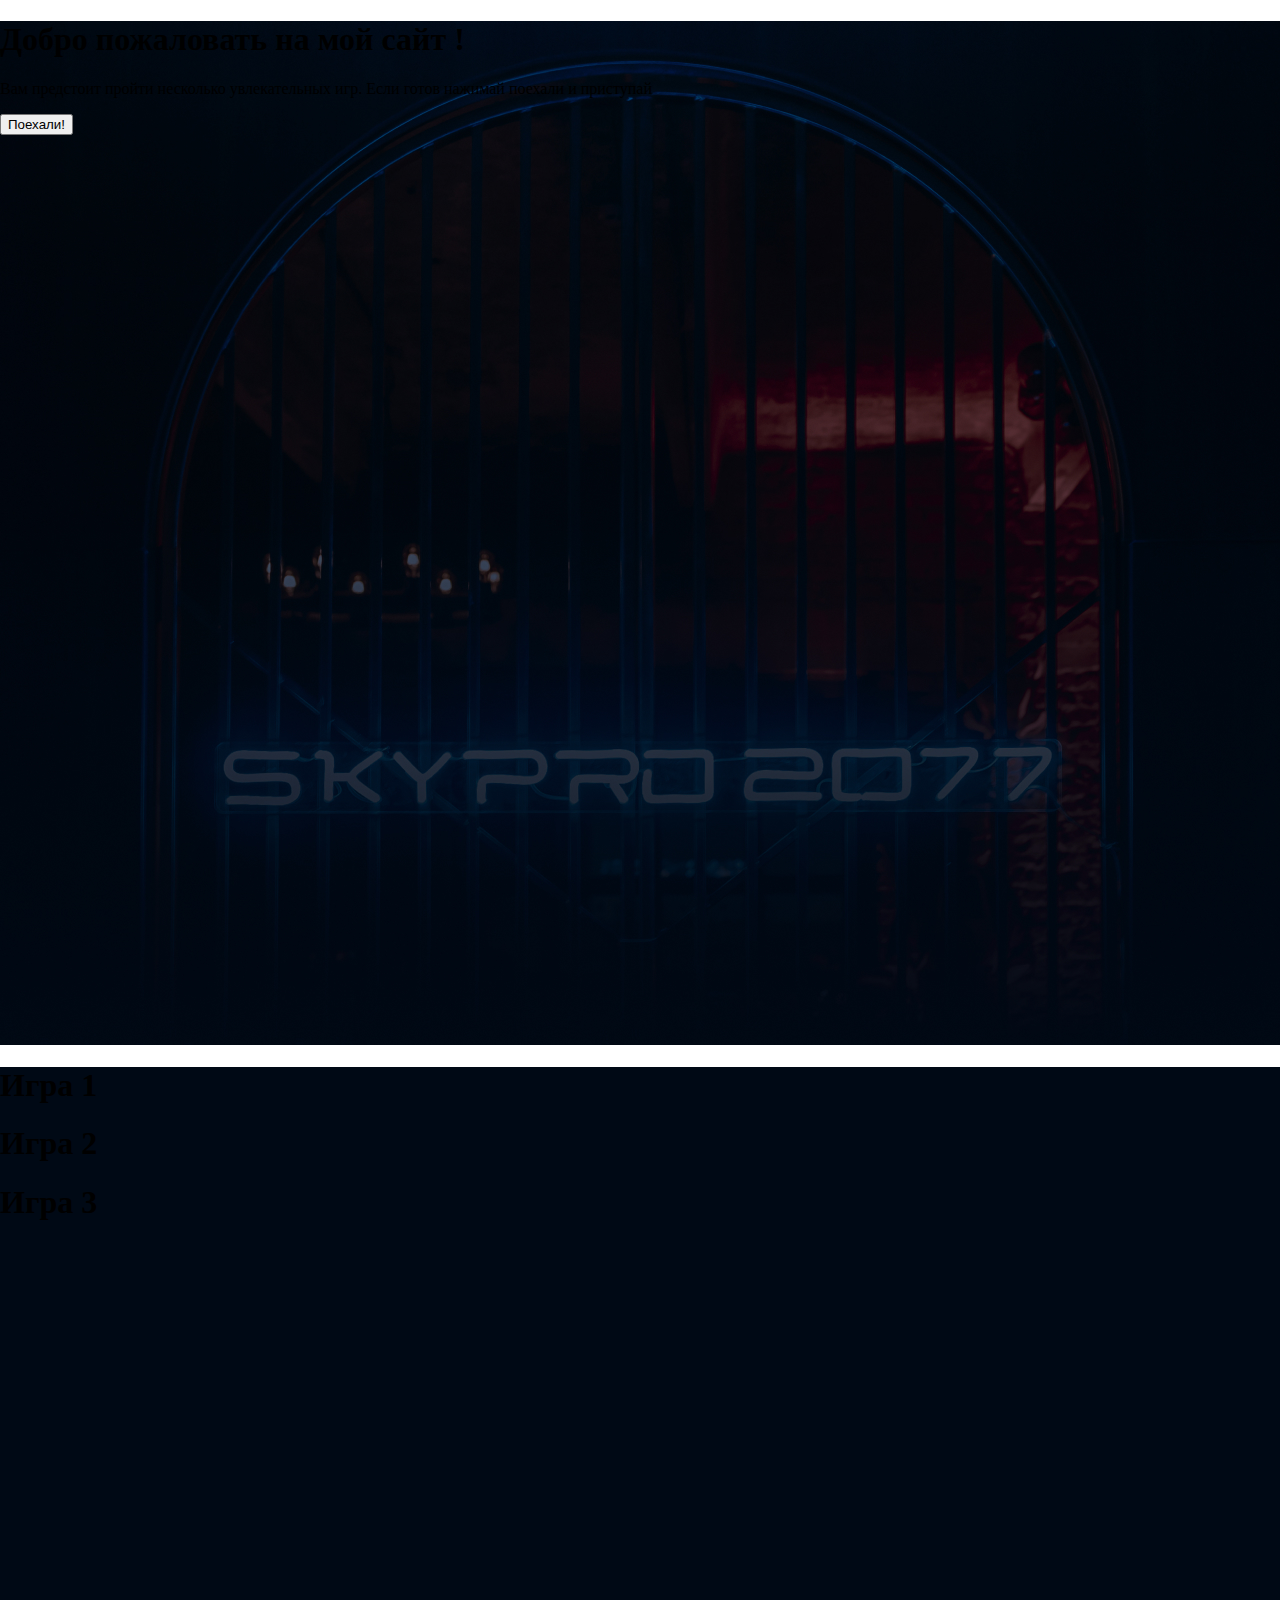
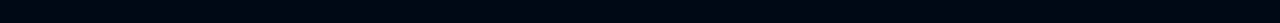
<file: index.html>
<!DOCTYPE html>
<html lang="ru">
<head>
    <meta charset="UTF-8">
    <meta name="viewport" content="width=device-width, initial-scale=1.0">
    <title>Главная страница</title>
    <link rel="preconnect" href="https://fonts.googleapis.com">
    <link rel="preconnect" href="https://fonts.gstatic.com" crossorigin="">
    <link rel="stylesheet" href="style_game.css">
    <link href="https://fonts.googleapis.com/css2?family=Montserrat:wght@400;500;600&amp;display=swap" rel="stylesheet">
</head>
<body class="body">
    <section class="top center">
        <header class="header">
            <section class="top">
              <div class="top_content">
                <h1 class="title">Добро пожаловать на мой сайт !</h1>
                <p class="top_text">Вам предстоит пройти несколько увлекательных игр. Если готов нажимай <span
                        class="span">поехали</span> и <span class="span">приступай</span></p>
                <button class="form_button">Поехали!</button>
            </div>
            </section> 
        </header>

    </section>
    <section class="section_game">
        <section class="game_flex">
            <div class="game_text_1"><h1 class="text_game">Игра 1</h1></div>
            <div class="game_text_2"><h1 class="text_game">Игра 2</h1></div>
            <div class="game_text_3"><h1 class="text_game">Игра 3</h1></div>
    </section>
    </section>
    <script src="./hw-2.js"></script>
</body>
</html>
</file>
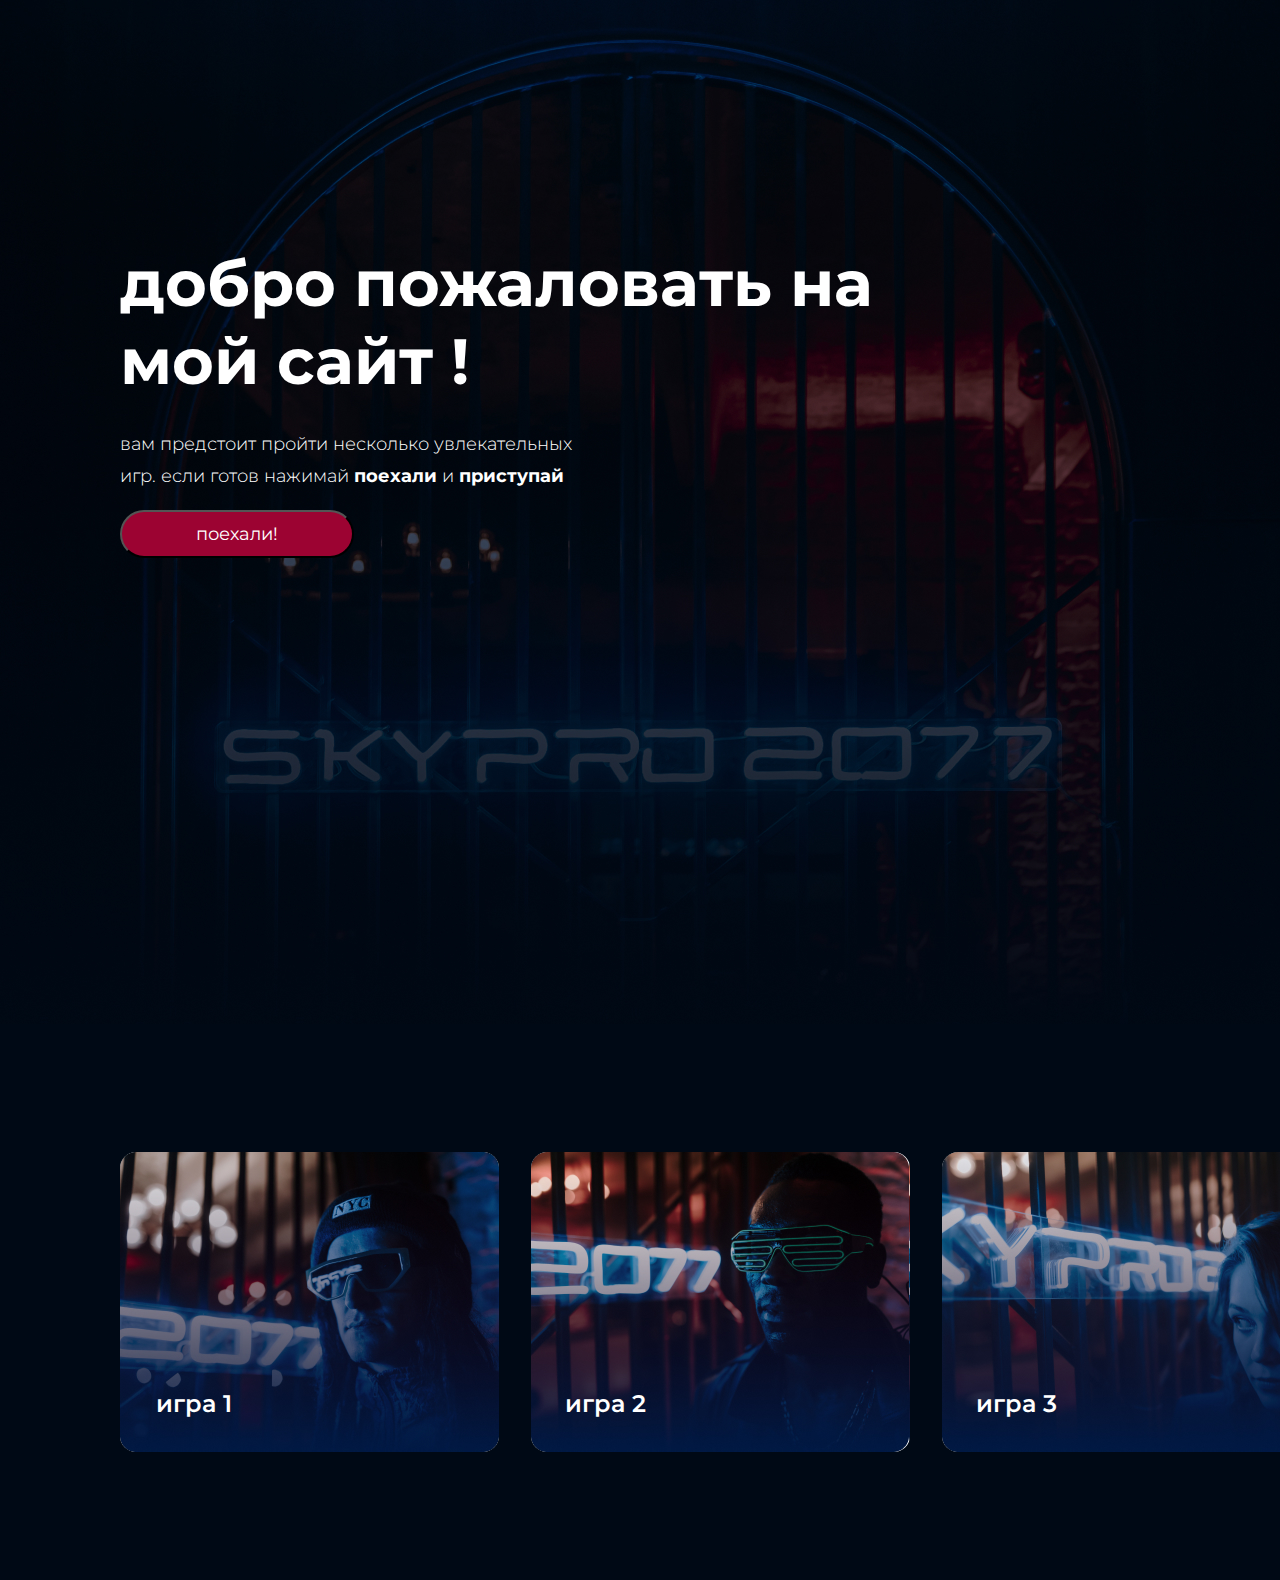
<file: Переписаный по методологии бэм.html>
<!doctype html>
<html lang="ru">
<head>
    <meta charset="utf-8">
    <meta name="viewport" content="width=device-width, initial-scale=1.0">
    <title>главная страница</title>
    <link rel="preconnect" href="https://fonts.googleapis.com">
    <link rel="preconnect" href="https://fonts.gstatic.com" crossorigin="">
    <link rel="stylesheet" href="style_game.css">
    <link href="https://fonts.googleapis.com/css2?family=montserrat:wght@400;500;600&display=swap" rel="stylesheet">
</head>
<body class="body">
    <section class="top center">
        <header class="header">
            <section class="top">
              <div class="top__content">
                <h1 class="top__title">добро пожаловать на мой сайт !</h1>
                <p class="top__text">вам предстоит пройти несколько увлекательных игр. если готов нажимай <span
                        class="top__span">поехали</span> и <span class="top__span">приступай</span></p>
                <button class="form__button">поехали!</button>
            </div>
            </section> 
        </header>

    </section>
    <section class="section_game">
        <section class="game__flex">
            <div class="game__text-1"><h1 class="text__game">игра 1</h1></div>
            <div class="game__text-2"><h1 class="text__game">игра 2</h1></div>
            <div class="game__text-3"><h1 class="text__game">игра 3</h1></div>
    </section>
    </section>
    <script src="./hw-2.js"></script>
</body>
</html>
</file>
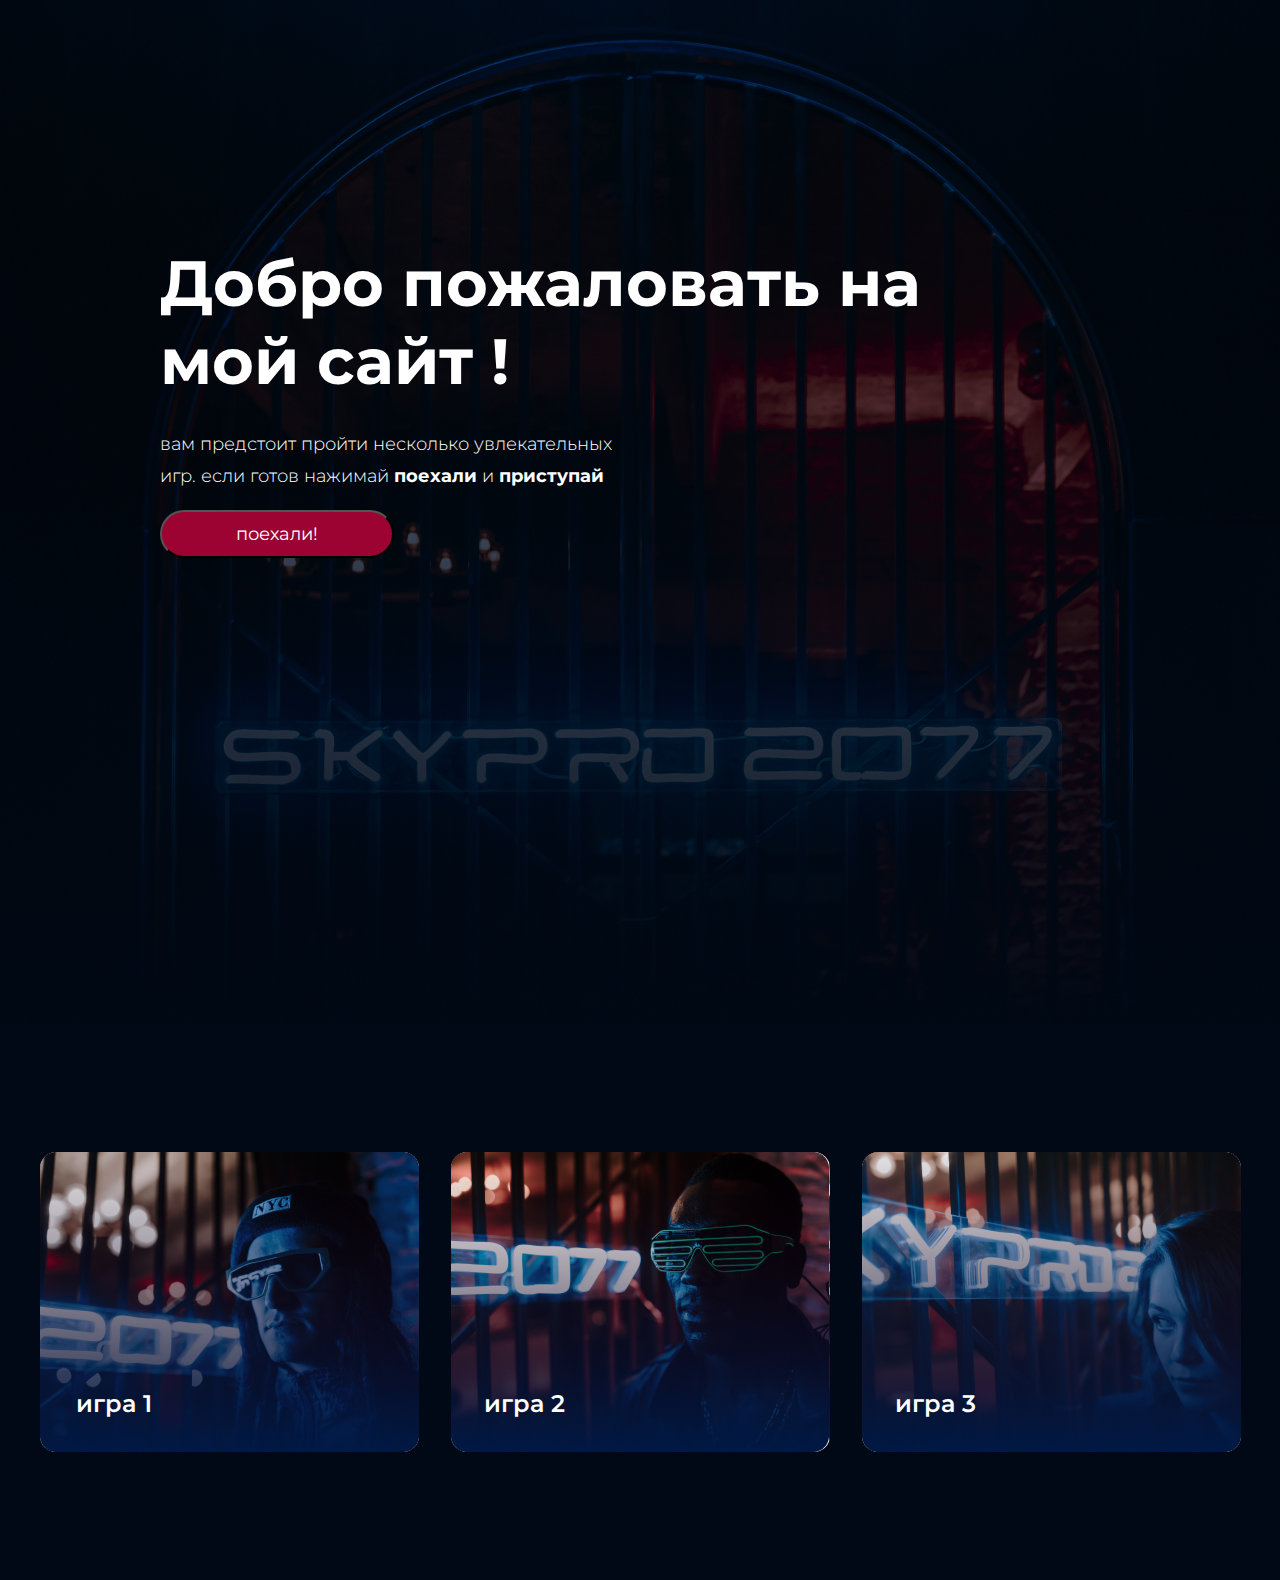
<file: HW-2.3/hw-2.3.html>
<!doctype html>
<html lang="ru">
<head>
<link rel="preconnect" href="https://fonts.googleapis.com">
<link rel="preconnect" href="https://fonts.gstatic.com" crossorigin>
<link href="https://fonts.googleapis.com/css2?family=Montserrat:ital,wght@0,100..900;1,100..900&display=swap" rel="stylesheet">
    <meta charset="UTF-8">
    <meta name="viewport" content="width=device-width, initial-scale=1.0">
    <title>главная страница</title>
    <link rel="preconnect" href="https://fonts.googleapis.com">
    <link rel="preconnect" href="https://fonts.gstatic.com" crossorigin="">
    <link rel="stylesheet" href="style_game.css">
</head>
<body class="body">
    <section class="top center">
        <header class="header">
            <section class="top">
              <div class="top__content">
                <h1 class="top__title">Добро пожаловать на мой сайт !</h1>
                <p class="top__text">вам предстоит пройти несколько увлекательных игр. если готов нажимай <span
                        class="top__span">поехали</span> и <span class="top__span">приступай</span></p>
                <button class="form_button form_button_form">поехали!</button>
            </div>
            </section> 
        </header>

    </section>
    <section class="section_game">
        <section class="game__flex">
            <div class="game__text-1"><h1 class="text__game">игра 1</h1></div>
            <div class="game__text-2"><h1 class="text__game">игра 2</h1></div>
            <div class="game__text-3"><h1 class="text__game">игра 3</h1></div>
    </section>
    </section>
<script src="./hw-2.3.js"></script>
</body>
</html>
</file>
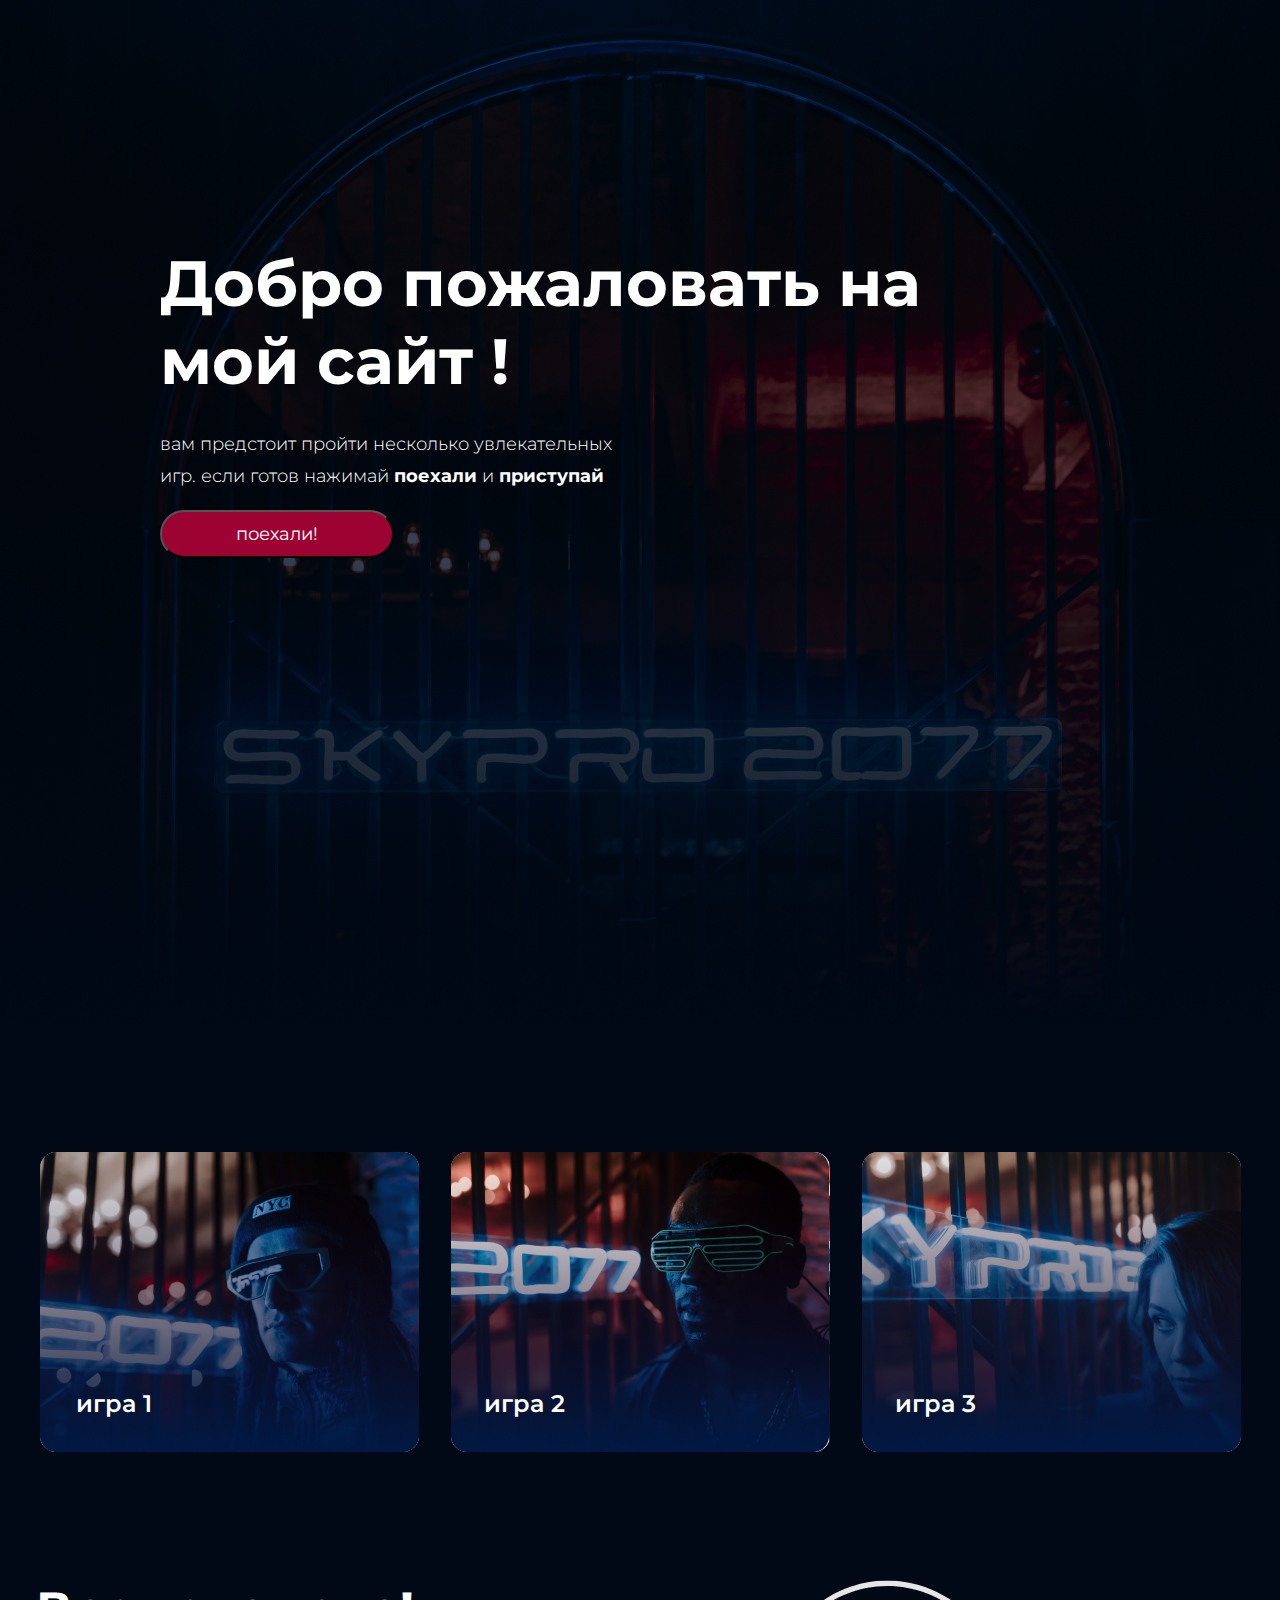
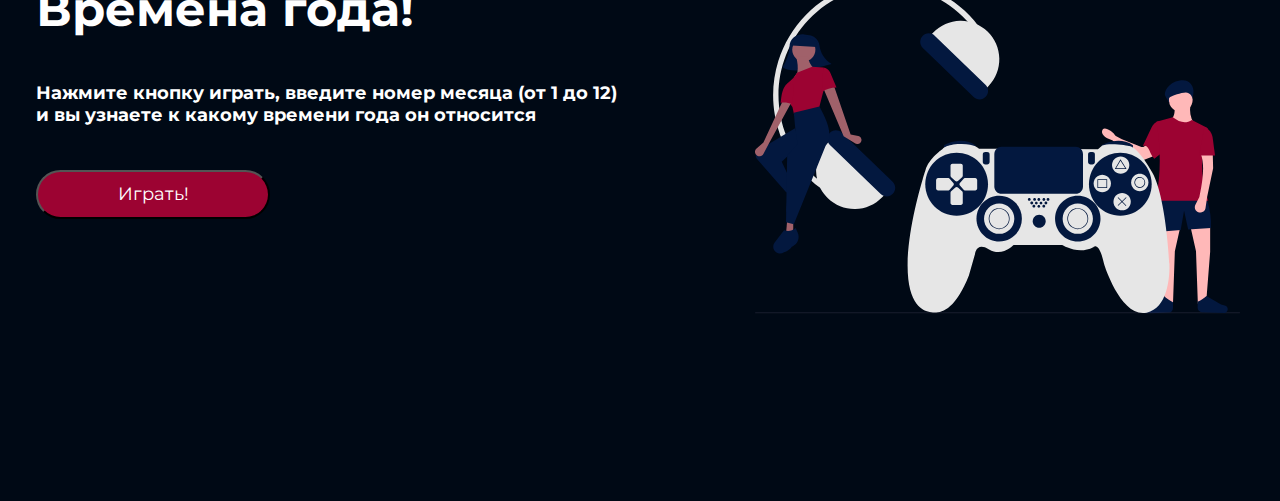
<file: HW-2.3/hw-2.5.html>
<!doctype html>
<html lang="ru">

<head>
    <link rel="preconnect" href="https://fonts.googleapis.com">
    <link rel="preconnect" href="https://fonts.gstatic.com" crossorigin>
    <link href="https://fonts.googleapis.com/css2?family=Montserrat:ital,wght@0,100..900;1,100..900&display=swap"
        rel="stylesheet">
    <meta charset="UTF-8">
    <meta name="viewport" content="width=device-width, initial-scale=1.0">
    <title>главная страница</title>
    <link rel="preconnect" href="https://fonts.googleapis.com">
    <link rel="preconnect" href="https://fonts.gstatic.com" crossorigin="">
    <link rel="stylesheet" href="style_game.css">
</head>

<body class="body">
    <section class="top center">
        <section class="top__wrap">
            <div class="top__content">
                <h1 class="top__title">Добро пожаловать на мой сайт !</h1>
                <p class="top__text">вам предстоит пройти несколько увлекательных игр. если готов нажимай <span
                        class="top__span">поехали</span> и <span class="top__span">приступай</span></p>
                <button class="form_button form_button_form">поехали!</button>
            </div>
        </section>


    </section>
    <section class="section_game center">
        <section class="game__flex">
            <div class="game__text-1">
                <h1 class="text__game">игра 1</h1>
            </div>
            <div class="game__text-2">
                <h1 class="text__game">игра 2</h1>
            </div>
            <div class="game__text-3">
                <h1 class="text__game">игра 3</h1>
            </div>
        </section>
    </section>
    <section class="seasons_frame center">
        <section class="seasons_box">
            <div class="seasons">Времена года!
            </div>
            <h1 class="sesons_text">Нажмите кнопку играть, введите номер месяца (от 1 до 12) и вы узнаете к какому
                времени года он относится</h1>
            <button onclick="getSeason(prompt('введите число'))" class="form_button form_button_form">Играть!</button>
        </section>
        <div class="svg_vector">
            <img class="img_vector" src="./img/vector_svg.svg">
        </div>
    </section>
    <script src="./js-8.js"></script>
</body>

</html>
</file>
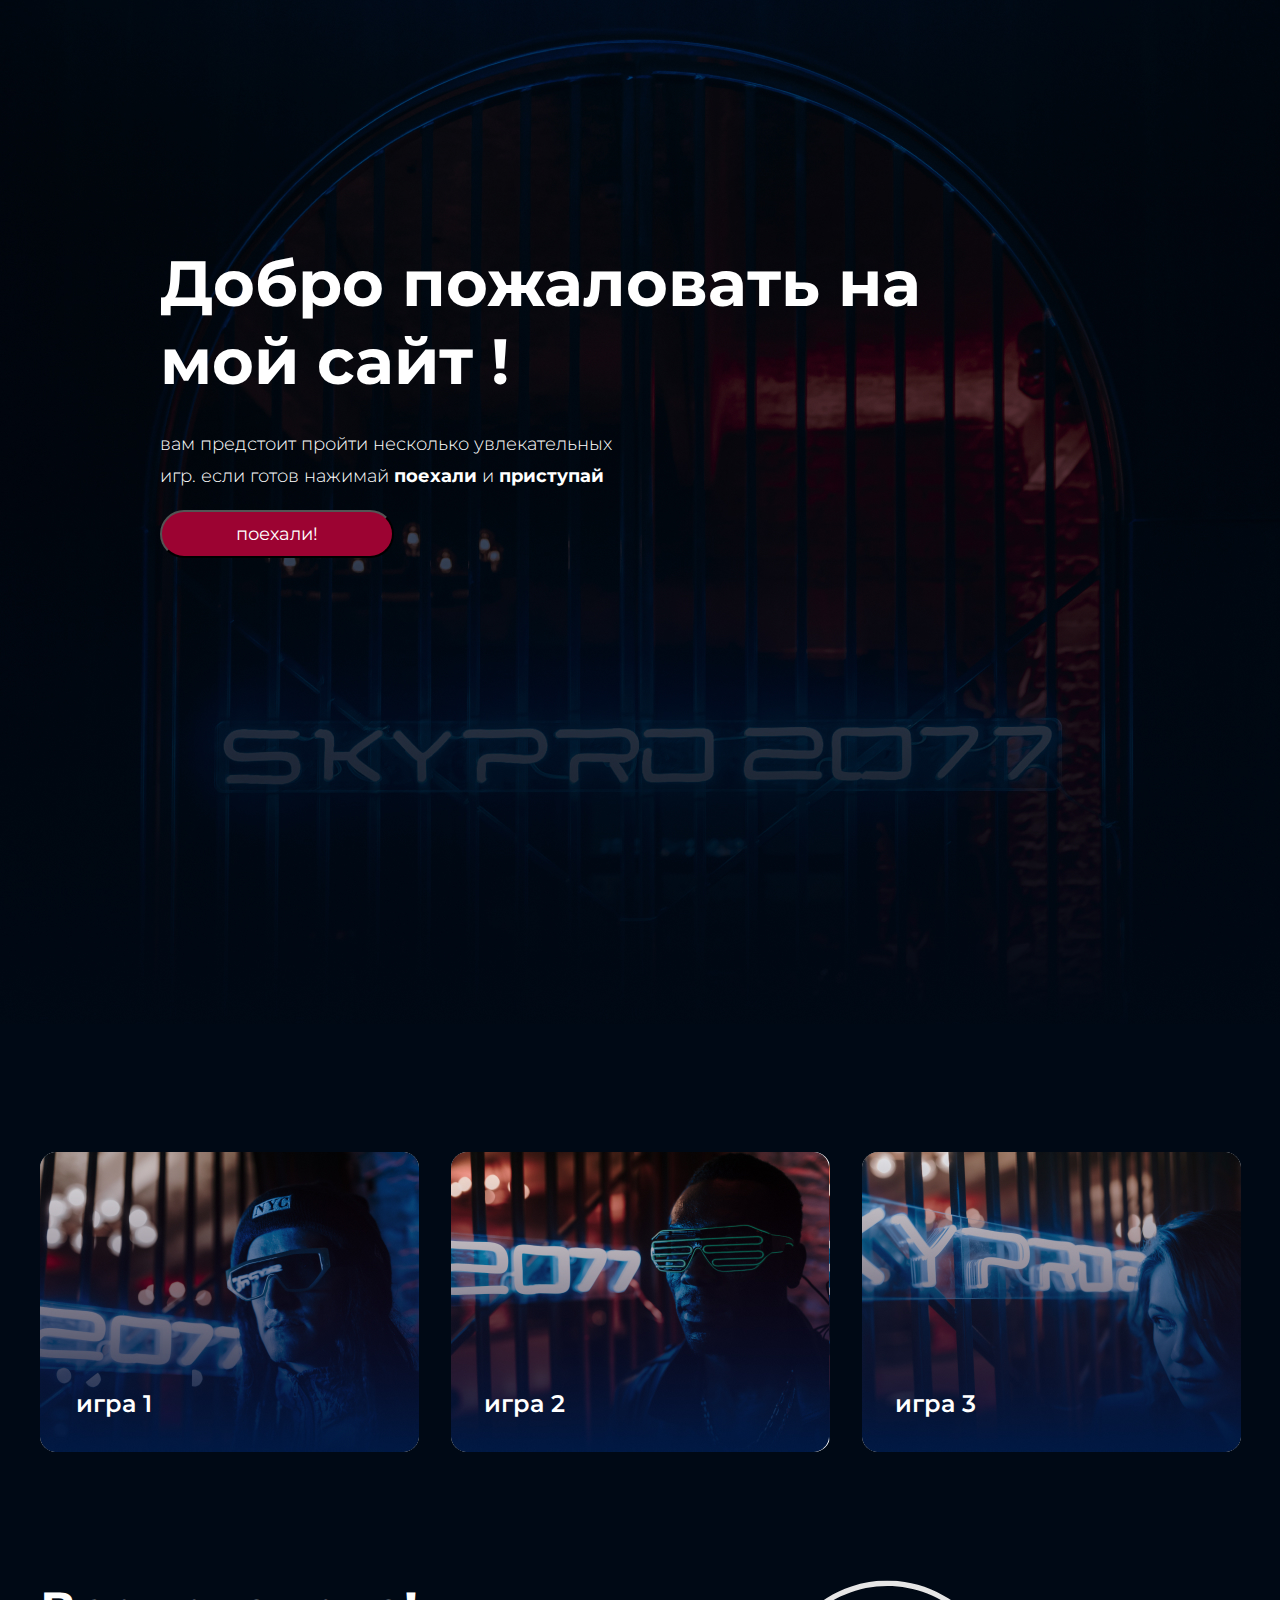
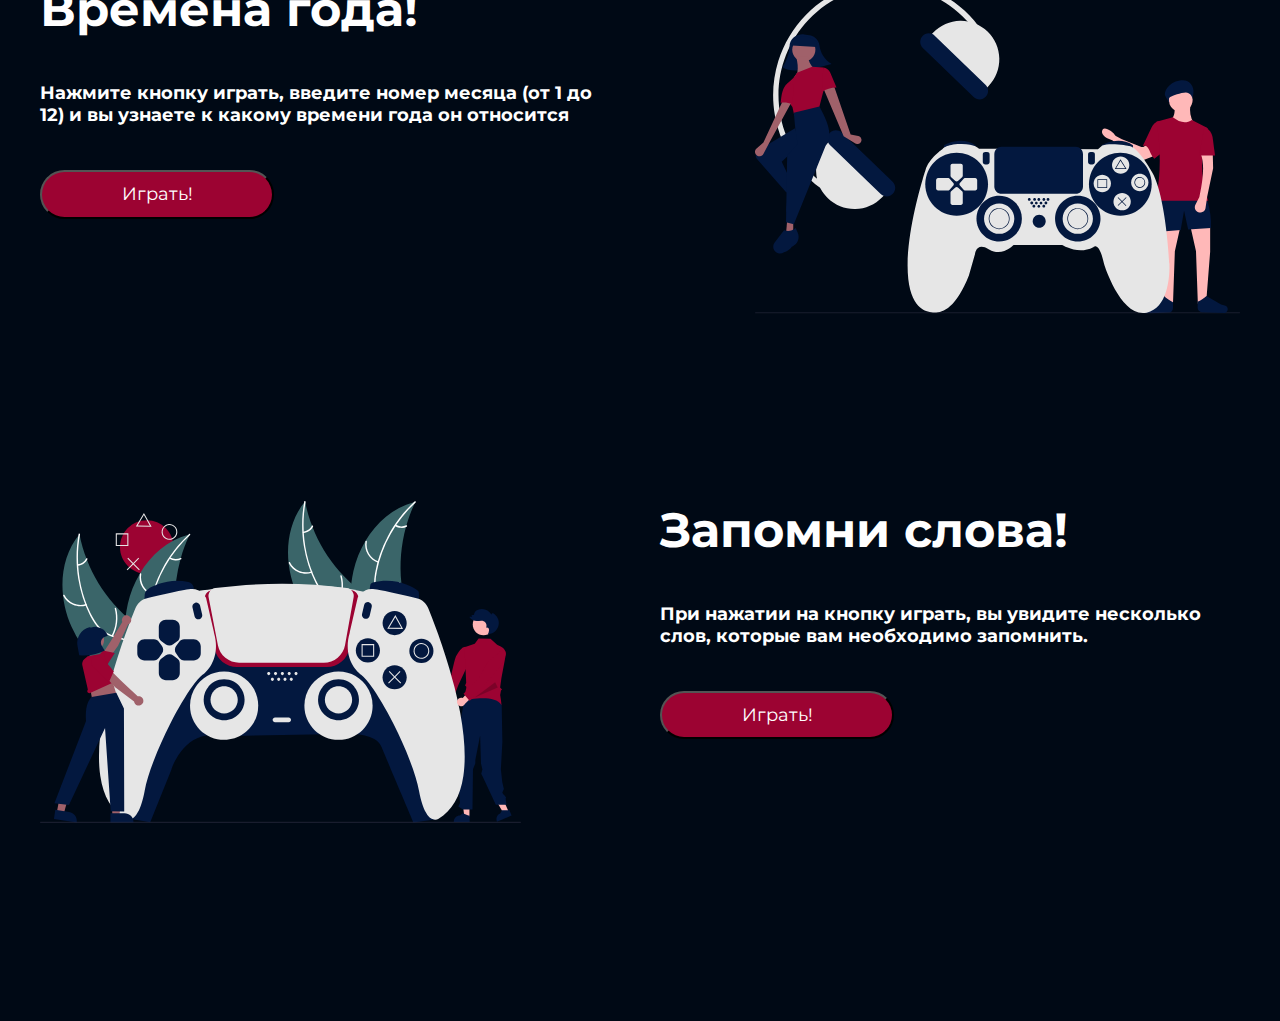
<file: HW_2.5/hw-2.5.html>
<!doctype html>
<html lang="ru">

<head>
    <link rel="preconnect" href="https://fonts.googleapis.com">
    <link rel="preconnect" href="https://fonts.gstatic.com" crossorigin>
    <link href="https://fonts.googleapis.com/css2?family=Montserrat:ital,wght@0,100..900;1,100..900&display=swap"
        rel="stylesheet">
    <meta charset="UTF-8">
    <meta name="viewport" content="width=device-width, initial-scale=1.0">
    <title>главная страница</title>
    <link rel="preconnect" href="https://fonts.googleapis.com">
    <link rel="preconnect" href="https://fonts.gstatic.com" crossorigin="">
    <link rel="stylesheet" href="style_game.css">
</head>

<body class="body">
    <section class="top center">
        <section class="top__wrap">
            <div class="top__content">
                <h1 class="top__title">Добро пожаловать на мой сайт !</h1>
                <p class="top__text">вам предстоит пройти несколько увлекательных игр. если готов нажимай <span
                        class="top__span">поехали</span> и <span class="top__span">приступай</span></p>
                <button class="form_button form_button_form">поехали!</button>
            </div>
        </section>


    </section>
    <section class="section_game center">
        <section class="game__flex">
            <div class="game__text-1">
                <h1 class="text__game">игра 1</h1>
            </div>
            <div class="game__text-2">
                <h1 class="text__game">игра 2</h1>
            </div>
            <div class="game__text-3">
                <h1 class="text__game">игра 3</h1>
            </div>
        </section>
    </section>
    <section class="game-frame center">
        <section class="seasons_box">
            <div class="seasons">Времена года!
            </div>
            <h1 class="sesons_text">Нажмите кнопку играть, введите номер месяца (от 1 до 12) и вы узнаете к какому
                времени года он относится</h1>
            <button onclick="getSeason(prompt('введите число'))" class="form_button form_button_form">Играть!</button>
        </section>
        <div class="svg_vector">
            <img class="img_vector" src="./img/vector_svg.svg">
        </div>
    </section>

    <section class="game-frame-duble center">
       
        <div class="svg_vector">
            <img class="img_vector" src="./img/amg-vctor.svg">
        </div>
        <section class="seasons_box">
            <div class="seasons">Запомни слова!
            </div>
            <h1 class="sesons_text">При нажатии на кнопку играть, вы увидите несколько слов, которые вам необходимо запомнить.</h1>
            <button onclick=" let fruits = ['Яблоко', 'Груша', 'Дыня', 'Виноград', 'Персик', 'Апельсин', 'Мандарин']
            fruits = fruits.sort(Math.random() - 0.5);
            console.log(fruits);" class="form_button form_button_form">Играть!</button>
        </section>
    </section>
    <script src="./hw-2.7.js"></script>
</body>

</html>
</file>
<file: style_game.css>
.top{
    background-repeat: no-repeat;
    background-size: cover;
    background-position: center;
    height: 1024px;
    flex-shrink: 0;
    background-image: url(./img/Rectangle\ 1.jpg);
    }
 
.top__content{
padding-top: 217px;
padding-left: 120px;
width: 481px;   
height: 64px;
top: 374.11px;
left: 120.22px;

}
.top__title{
display: flex;
width: 788.778px;
height: 125.007px;
flex-direction: column;
justify-content: center;
flex-shrink: 0;
color: #FFF;
font-family: Montserrat;
font-size: 64px;
font-style: normal;
font-weight: 700

            }
.top__text{
width: 481px;
color: #FFF;
font-family: Montserrat;
font-size: 18px;
font-style: normal;
font-weight: 300;
line-height: 32px;
}
            
.top__span{
width: 481px;
color: #FFF;
font-family: Montserrat;
font-size: 18px;
font-style: normal;
font-weight: 700;
line-height: 32px;
}
.form__button{
border-radius: 30px;
background: #9C0332;
width: 234.063px;
height: 48.603px;
flex-shrink: 0;
color: #FFF;
font-family: Montserrat;
font-size: 18px;
font-style: normal;
font-weight: 400;
line-height: normal;
}
.section_game{
    background: #000915;
    height: 556px;
    flex-shrink: 0;
}
.game__flex{
gap: 32px;
padding-right: 120px;
padding-left: 120px;
display: flex;
justify-content: space-evenly;
}

.game__text-1{
border-radius: 16px;
margin-top: 128px;
width: 379px;
height: 300px;
flex-shrink: 0;
background-repeat: no-repeat;
background-image: url(./img/game_amg.jpg);
    
}
.game__text-2{
    border-radius: 16px;
    margin-top: 128px;
    width: 379px;
    height: 300px;
    flex-shrink: 0;
    background-image: url(./img/game_amg_2.jpg);

}
.game__text-3{
    border-radius: 16px;
    margin-top: 128px;
    width: 379px;
    height: 300px;
    flex-shrink: 0;
    background-image: url(./img/game_amg_3.jpg);
}
.text__game{
    margin-left: 32px;
    margin-top: 236px;
    display: flex;
    width: 84px;
    height: 31.639px;
    justify-content: space-evenly;
    flex-shrink: 0;
    color: #FFF;
    font-family: Montserrat;
    font-size: 24px;
    font-style: normal;
    font-weight: 600;
    line-height: 32px;
    align-items: center;
    flex-direction: column-reverse;
}
.body{
    margin: 0px;
    padding: 0px;
}
</file>
<file: HW-2.3/style_game.css>
.center {
  padding-left: calc(50% - 600px);
  padding-right: calc(50% - 600px);
}

.top {
  background-repeat: no-repeat;
  background-size: cover;
  background-position: center;
  height: 1024px;
  flex-shrink: 0;
  background-image: url(./img/Rectangle\ 1.jpg);
}

.top__content {
  padding-top: 217px;
  padding-left: 120px;
  width: 481px;
  height: 64px;
  top: 374.11px;
  left: 120.22px;
}

.top__title {
  display: flex;
  width: 788.778px;
  height: 125.007px;
  flex-direction: column;
  justify-content: center;
  flex-shrink: 0;
  color: #FFF;
  font-family: Montserrat;
  font-size: 64px;
  font-style: normal;
  font-weight: 700;
}

.top__text {
  width: 481px;
  color: #FFF;
  font-family: Montserrat;
  font-size: 18px;
  font-style: normal;
  font-weight: 300;
  line-height: 32px;
}

.top__span {
  width: 481px;
  color: #FFF;
  font-family: Montserrat;
  font-size: 18px;
  font-style: normal;
  font-weight: 700;
  line-height: 32px;
}

.form_button {
  border-radius: 30px;
  background: #9C0332;
  width: 234.063px;
  height: 48.603px;
  flex-shrink: 0;
  color: hsl(0, 0%, 100%);
  font-family: Montserrat;
  font-size: 18px;
  font-style: normal;
  font-weight: 400;
  line-height: normal;
  animation: shake-bottom 0.8s cubic-bezier(0.455, 0.03, 0.515, 0.955) both;
}
.form_button:hover {
  cursor: url(./img/cursor\ svg.svg), auto;
}

.form_button_form {
  animation: shake-bottom 0.8s cubic-bezier(0.455, 0.03, 0.515, 0.955) both;
}

.form_button:hover {
  color: white;
  background-color: #EB443F;
}

.section_game {
  background: #000915;
  flex-shrink: 0;
}

.game__flex {
  padding-bottom: 128px;
  gap: 32px;
  display: flex;
  justify-content: space-evenly;
  justify-content: center;
}

.game__text-1 {
  border-radius: 16px;
  margin-top: 128px;
  width: 379px;
  height: 300px;
  flex-shrink: 0;
  background-repeat: no-repeat;
  background-image: url(./img/game_amg.jpg);
}
.game__text-1:hover {
  border: 3px solid #44d2ff;
  cursor: url(./img/cursor\ svg.svg), auto;
}

.game__text-2 {
  border-radius: 16px;
  margin-top: 128px;
  width: 379px;
  height: 300px;
  flex-shrink: 0;
  background-image: url(./img/game_amg_2.jpg);
}
.game__text-2:hover {
  border: 3px solid #44d2ff;
  cursor: url(./img/cursor\ svg.svg), auto;
}

.game__text-3 {
  border-radius: 16px;
  margin-top: 128px;
  width: 379px;
  height: 300px;
  flex-shrink: 0;
  background-image: url(./img/game_amg_3.jpg);
}
.game__text-3:hover {
  border: 3px solid #44d2ff;
  cursor: url(./img/cursor\ svg.svg), auto;
}

.text__game {
  margin-left: 32px;
  margin-top: 236px;
  display: flex;
  width: 84px;
  height: 31.639px;
  justify-content: space-evenly;
  flex-shrink: 0;
  color: #FFF;
  font-family: Montserrat;
  font-size: 24px;
  font-style: normal;
  font-weight: 600;
  line-height: 32px;
  align-items: center;
  flex-direction: column-reverse;
}

.seasons_frame {
  display: flex;
  justify-content: flex-end;
  background: #000915;
}

.seasons_box {
  display: inline-flex;
  flex-direction: column;
  align-items: flex-start;
  gap: 32px;
  margin-bottom: 282px;
}

.seasons {
  color: #FFF;
  font-family: Montserrat;
  font-size: 48px;
  font-style: normal;
  font-weight: 700;
  line-height: normal;
}

.sesons_text {
  width: 584px;
  color: #FFF;
  font-family: Montserrat;
  font-size: 18px;
  font-style: normal;
}

.svg_vector {
  margin-left: 135px;
  width: 485px;
  height: 333px;
  flex-shrink: 0;
}

.body {
  margin: 0px;
  padding: 0px;
}

@media (max-width: 375px) {
  .body {
    width: 375px;
    flex-shrink: 0;
  }
  .center {
    padding-left: 16px;
    padding-right: 16px;
  }
  .product_content {
    grid-template-columns: repeat(4, 1fr);
  }
  .center {
    padding-left: calc(50% - 750px);
    padding-right: calc(50% - 750px);
  }
  .top {
    background-repeat: no-repeat;
    background-size: cover;
    background-position: center;
    width: 375px;
    height: 735px;
    flex-shrink: 0;
    background-image: url(./img/Rectangle\ 1.jpg);
  }
  .top__content {
    padding-right: 16px;
    padding-left: 16px;
    display: flex;
    width: 343px;
    height: 77.436px;
    flex-direction: column;
    justify-content: center;
    flex-shrink: 0;
    color: #FFF;
    text-align: center;
    font-family: Montserrat;
    font-size: 32px;
    font-style: normal;
    font-weight: 700;
    line-height: normal;
    align-items: center;
  }
  .top__title {
    display: flex;
    width: 343px;
    height: 77.436px;
    flex-direction: column;
    justify-content: center;
    flex-shrink: 0;
    color: #FFF;
    text-align: center;
    font-family: Montserrat;
    font-size: 32px;
    font-style: normal;
    font-weight: 700;
    line-height: normal;
  }
  .form__button {
    width: 234.063px;
    height: 48.603px;
    flex-shrink: 0;
    border-radius: 30px;
    background: #9C0332;
    margin-right: 70px;
    margin-left: 70px;
  }
  .form_button_form {
    margin-right: 70px;
    margin-left: 70px;
    animation: shake-bottom 0.8s cubic-bezier(0.455, 0.03, 0.515, 0.955) both;
  }
  .form_button:hover {
    color: white;
    background-color: #EB443F;
  }
  .game__flex {
    padding-top: 128px;
    gap: 32px;
    padding-right: 16px;
    padding-left: 16px;
    display: flex;
    flex-direction: column;
    flex-wrap: wrap;
    justify-content: center;
    padding-bottom: 127px;
  }
  .top__text {
    width: 343px;
    color: #FFF;
    text-align: center;
    font-family: Montserrat;
    font-size: 14px;
    font-style: normal;
    font-weight: 300;
    line-height: 22px;
  }
  .section_game {
    height: 1221px;
    background: #000915;
  }
  .game__text-1 {
    margin-top: 32px;
    width: 343px;
    height: 300px;
    flex-shrink: 0;
    border-radius: 16px;
  }
  .game__text-2 {
    margin-top: 32px;
    width: 343px;
    height: 300px;
    flex-shrink: 0;
    border-radius: 16px;
  }
  .game__text-3 {
    margin-top: 32px;
    width: 343px;
    height: 300px;
    flex-shrink: 0;
    border-radius: 16px;
  }
  .seasons_frame {
    display: flex;
    width: 375px;
    height: 653.61px;
    top: 1956px;
    flex-wrap: wrap;
  }
  .seasons {
    margin-right: 66px;
    margin-left: 66px;
    width: 243px;
    height: 39px;
    top: 2007px;
    left: 66px;
    font-family: Montserrat;
    font-size: 32px;
    font-weight: 700;
    line-height: 39px;
    letter-spacing: 0px;
    text-align: center;
  }
  .sesons_text {
    width: 343px;
    height: 217.6px;
    top: 2007px;
    left: 16px;
    border-radius: 30px;
  }
  .svg_vector {
    width: 344px;
    height: 236px;
    top: 2288.6px;
    left: 16px;
  }
  .seasons_box {
    padding-right: 16px;
    padding-left: 16px;
    width: 343px;
    height: 66px;
    top: 2007px;
    left: 16px;
    border-radius: 30px;
    color: #9C0332;
  }
}/*# sourceMappingURL=style_game.css.map */
</file>
<file: HW_2.5/style_game.css>
.center {
  padding-left: calc(50% - 600px);
  padding-right: calc(50% - 600px);
}

.top {
  background-repeat: no-repeat;
  background-size: cover;
  background-position: center;
  height: 1024px;
  flex-shrink: 0;
  background-image: url(./img/Rectangle\ 1.jpg);
}

.top__content {
  padding-top: 217px;
  padding-left: 120px;
  width: 481px;
  height: 64px;
  top: 374.11px;
  left: 120.22px;
}

.top__title {
  display: flex;
  width: 788.778px;
  height: 125.007px;
  flex-direction: column;
  justify-content: center;
  flex-shrink: 0;
  color: #FFF;
  font-family: Montserrat;
  font-size: 64px;
  font-style: normal;
  font-weight: 700;
}

.top__text {
  width: 481px;
  color: #FFF;
  font-family: Montserrat;
  font-size: 18px;
  font-style: normal;
  font-weight: 300;
  line-height: 32px;
}

.top__span {
  width: 481px;
  color: #FFF;
  font-family: Montserrat;
  font-size: 18px;
  font-style: normal;
  font-weight: 700;
  line-height: 32px;
}

.form_button {
  border-radius: 30px;
  background: #9C0332;
  width: 234.063px;
  height: 48.603px;
  flex-shrink: 0;
  color: hsl(0, 0%, 100%);
  font-family: Montserrat;
  font-size: 18px;
  font-style: normal;
  font-weight: 400;
  line-height: normal;
  animation: shake-bottom 0.8s cubic-bezier(0.455, 0.03, 0.515, 0.955) both;
}
.form_button:hover {
  cursor: url(./img/cursor\ svg.svg), auto;
}

.form_button_form {
  animation: shake-bottom 0.8s cubic-bezier(0.455, 0.03, 0.515, 0.955) both;
}

.form_button:hover {
  color: white;
  background-color: #EB443F;
}

.section_game {
  background: #000915;
  flex-shrink: 0;
}

.game__flex {
  padding-bottom: 128px;
  gap: 32px;
  display: flex;
  justify-content: space-evenly;
  justify-content: center;
}

.game__text-1 {
  border-radius: 16px;
  margin-top: 128px;
  width: 379px;
  height: 300px;
  flex-shrink: 0;
  background-repeat: no-repeat;
  background-image: url(./img/game_amg.jpg);
}
.game__text-1:hover {
  border: 3px solid #44d2ff;
  cursor: url(./img/cursor\ svg.svg), auto;
}

.game__text-2 {
  border-radius: 16px;
  margin-top: 128px;
  width: 379px;
  height: 300px;
  flex-shrink: 0;
  background-image: url(./img/game_amg_2.jpg);
}
.game__text-2:hover {
  border: 3px solid #44d2ff;
  cursor: url(./img/cursor\ svg.svg), auto;
}

.game__text-3 {
  border-radius: 16px;
  margin-top: 128px;
  width: 379px;
  height: 300px;
  flex-shrink: 0;
  background-image: url(./img/game_amg_3.jpg);
}
.game__text-3:hover {
  border: 3px solid #44d2ff;
  cursor: url(./img/cursor\ svg.svg), auto;
}

.text__game {
  margin-left: 32px;
  margin-top: 236px;
  display: flex;
  width: 84px;
  height: 31.639px;
  justify-content: space-evenly;
  flex-shrink: 0;
  color: #FFF;
  font-family: Montserrat;
  font-size: 24px;
  font-style: normal;
  font-weight: 600;
  line-height: 32px;
  align-items: center;
  flex-direction: column-reverse;
}

.game-frame {
  gap: 135px;
  display: flex;
  justify-content: flex-end;
  background: #000915;
}

.game-frame-duble {
  gap: 135px;
  display: flex;
  justify-content: flex-end;
  background: #000915;
}

.seasons_box {
  display: inline-flex;
  flex-direction: column;
  align-items: flex-start;
  gap: 32px;
  margin-bottom: 282px;
}

.seasons {
  color: #FFF;
  font-family: Montserrat;
  font-size: 48px;
  font-style: normal;
  font-weight: 700;
  line-height: normal;
}

.sesons_text {
  color: #FFF;
  font-family: Montserrat;
  font-size: 18px;
  font-style: normal;
}

.svg_vector {
  width: 485px;
  height: 333px;
  flex-shrink: 0;
}

.body {
  margin: 0px;
  padding: 0px;
}

@media (max-width: 375px) {
  .body {
    width: 375px;
    flex-shrink: 0;
  }
  .center {
    padding-left: 16px;
    padding-right: 16px;
  }
  .product_content {
    grid-template-columns: repeat(4, 1fr);
  }
  .top {
    background-repeat: no-repeat;
    background-size: cover;
    background-position: center;
    width: auto;
    height: 735px;
    flex-shrink: 0;
    background-image: url(./img/Rectangle\ 1.jpg);
  }
  .top__content {
    padding-right: 16px;
    padding-left: 16px;
    display: flex;
    width: auto;
    height: 77.436px;
    flex-direction: column;
    justify-content: center;
    flex-shrink: 0;
    color: #FFF;
    text-align: center;
    font-family: Montserrat;
    font-size: 32px;
    font-style: normal;
    font-weight: 700;
    line-height: normal;
    align-items: center;
  }
  .top__title {
    display: flex;
    width: 343px;
    height: 77.436px;
    flex-direction: column;
    justify-content: center;
    flex-shrink: 0;
    color: #FFF;
    text-align: center;
    font-family: Montserrat;
    font-size: 32px;
    font-style: normal;
    font-weight: 700;
    line-height: normal;
  }
  .form__button {
    width: 234.063px;
    height: 48.603px;
    flex-shrink: 0;
    border-radius: 30px;
    background: #9C0332;
    margin-right: 70px;
    margin-left: 70px;
  }
  .form_button_form {
    margin-right: 70px;
    margin-left: 70px;
    animation: shake-bottom 0.8s cubic-bezier(0.455, 0.03, 0.515, 0.955) both;
  }
  .form_button:hover {
    color: white;
    background-color: #EB443F;
  }
  .game__flex {
    gap: 32px;
    display: flex;
    flex-direction: column;
    flex-wrap: wrap;
    justify-content: center;
    padding-bottom: 127px;
  }
  .top__text {
    width: 343px;
    color: #FFF;
    text-align: center;
    font-family: Montserrat;
    font-size: 14px;
    font-style: normal;
    font-weight: 300;
    line-height: 22px;
  }
  .section_game {
    height: 1221px;
    background: #000915;
  }
  .game__text-1 {
    margin-top: 32px;
    width: 343px;
    height: 300px;
    flex-shrink: 0;
    border-radius: 16px;
  }
  .game__text-2 {
    margin-top: 32px;
    width: 343px;
    height: 300px;
    flex-shrink: 0;
    border-radius: 16px;
  }
  .game__text-3 {
    margin-top: 32px;
    width: 343px;
    height: 300px;
    flex-shrink: 0;
    border-radius: 16px;
  }
  .game-frame {
    display: flex;
    width: auto;
    flex-wrap: wrap;
  }
  .game-frame-duble {
    flex-direction: column-reverse;
    display: flex;
    width: auto;
    flex-wrap: wrap;
  }
  .seasons {
    margin-right: 66px;
    margin-left: 66px;
    width: 243px;
    height: 39px;
    top: 2007px;
    left: 66px;
    font-family: Montserrat;
    font-size: 32px;
    font-weight: 700;
    line-height: 39px;
    letter-spacing: 0px;
    text-align: center;
  }
  .sesons_text {
    width: 343px;
    height: 217.6px;
    top: 2007px;
    left: 16px;
    border-radius: 30px;
  }
  .svg_vector {
    width: 344px;
    height: 236px;
    top: 2288.6px;
    left: 16px;
  }
  .img_vector {
    width: 100%;
  }
  .seasons_box {
    margin-top: 136px;
    width: 100%;
    height: 66px;
    top: 2007px;
    left: 16px;
    border-radius: 30px;
    color: #9C0332;
  }
}/*# sourceMappingURL=style_game.css.map */
</file>
